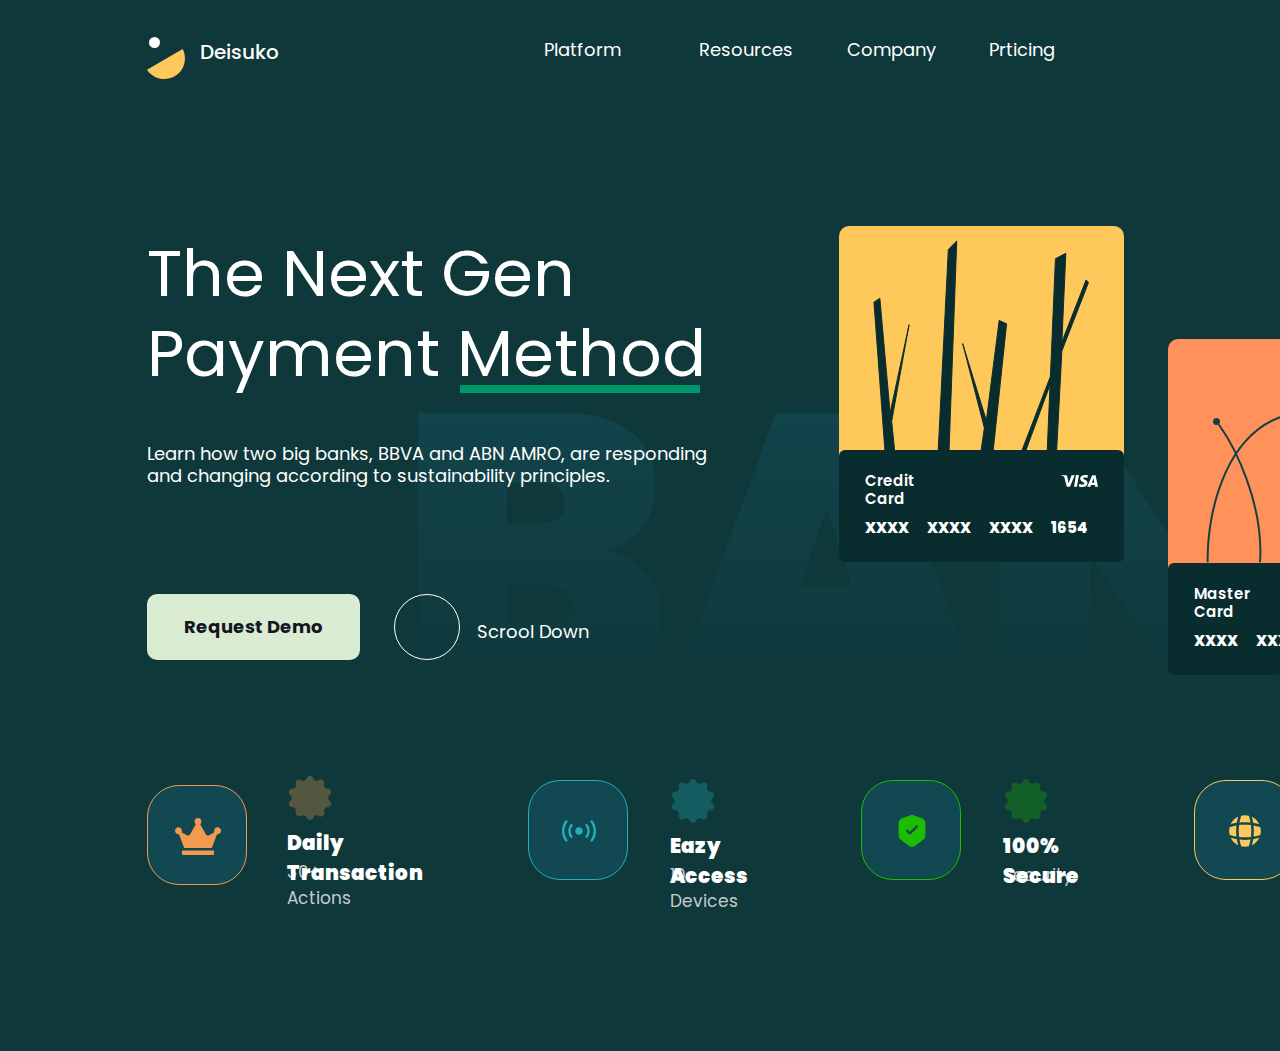
<file: index.html>
<!DOCTYPE html>
<html lang="pt-br">
<head>
    <meta charset="UTF-8">
    <meta http-equiv="X-UA-Compatible" content="IE=edge">
    <meta name="viewport" content="width=device-width, initial-scale=1.0">
    <link rel="stylesheet" href="estilos/style.css">
    <title>Finance Landing Page - página de financas </title>
</head>
<body>
    <header>
        <ul id="menu">
            <li id="platform">Platform</li>
            <li id="resources">Resources</li>
            <li id="company">Company</li>
            <li id="prticing"><a href="pageCartoes.html">Prticing</a></li>
        </ul>
        <img src="img/perfil.svg" alt="perfil" id="perfilUsuario">
        <div id="backgroundLinguagem">
                <img src="img/usa.svg" alt="bandeira" id="bandeiraLingua">
                <span id="linguagemUSA">USA</span>
        </div>
        <img src="img/bolinha.svg" alt="bolinha" id="bolinhaLogo">
        <img src="img/meiaLua.svg" alt="meiaLua" id="meiaLua">
        <span id="textoLogo">Deisuko</span>
    </header>
    <main>
        <span id="textoFundo">BANK</span>
        <h1 id="titulo">
            The Next Gen Payment Method
        </h1>
        <p id="informacoes">Learn how two big banks, BBVA and ABN AMRO, are responding and changing according to sustainability principles.</p>
            <button id="botaoRequest">Request Demo</button>
            <img src="img/Ellipse 1.svg" alt="cilindro" id="cilindro">
            <p id="scrool">Scrool Down</p>
        <img src="img/Line 1.svg" alt="linha" id="linhaVerde">
        <div id="card1">
            <img src="img/bambu1.svg" alt="bambu" id="bambu1">
            <img src="img/bambu2.svg" alt="bambu" id="bambu2">
        </div>
        <div id="card2">
            <img src="img/caboPlantas.svg" alt="caboPlantas" id="caboPlantas">
            <img src="img/bolinhaEscura.svg" alt="bolinhaEscura" id="bolinhaEscura">
            <img src="img/bolinhaEscura.svg" alt="bolinhaEscura" id="bolinhaEscura1">
            <img src="img/bolinhaEscura.svg" alt="bolinhaEscura" id="bolinhaEscura2">
            <img src="img/bolinhaEscura.svg" alt="bolinhaEscura" id="bolinhaEscura3">
            <img src="img/bolinhaEscura.svg" alt="bolinhaEscura" id="bolinhaEscura4">
        </div>
        <div id="bordaInfos">
            <p id="creditCard">Credit Card</p>
            <p id="numeroCartao">XXXX XXXX XXXX 1654</p>
            <img src="img/logoVisa.svg" alt="logoVisa" id="logoVisa">
        </div>
        <div id="bordaInfos2">
            <p id="creditCard1">Master Card</p>
            <p id="numeroCartao1">XXXX XXXX XXXX 4768</p>
            <img src="img/logoMaster.svg" alt="logoMaster" id="logoMaster">
        </div>
        <img src="img/listras.svg" alt="listras" id="listras">
    </main>
    <footer>
        <div id="caixa">
            <img src="img/coroa.svg" alt="coroa" id="coroa">
        </div>
        <p id="tituloCaixa">Daily Transaction</p>
        <p id="subtituloCaixa">30+ Actions</p>
        <img src="img/Star1.svg" alt="star1" id="star1">

        <div id="caixa1">
            <img src="img/radar.svg" alt="radar" id="radar">
        </div>
        <p id="tituloCaixa1">Eazy Access</p>
        <p id="subtituloCaixa1">10 Devices</p>
        <img src="img/Star2.svg" alt="star2" id="star2">

        <div id="caixa2">
            <img src="img/check.svg" alt="check" id="check">
        </div>
        <p id="tituloCaixa2">100% Secure</p>
        <p id="subtituloCaixa2">Security</p>
        <img src="img/Star3.svg" alt="Star3" id="star3">

        <div id="caixa3">
            <img src="img/global.svg" alt="global" id="global">
        </div>
        <p id="tituloCaixa3">31.3k Users</p>
        <p id="subtituloCaixa3">Top Service</p>
        <img src="img/Star4.svg" alt="Star4" id="Star4">
    </footer>
</body>
</html>
</file>
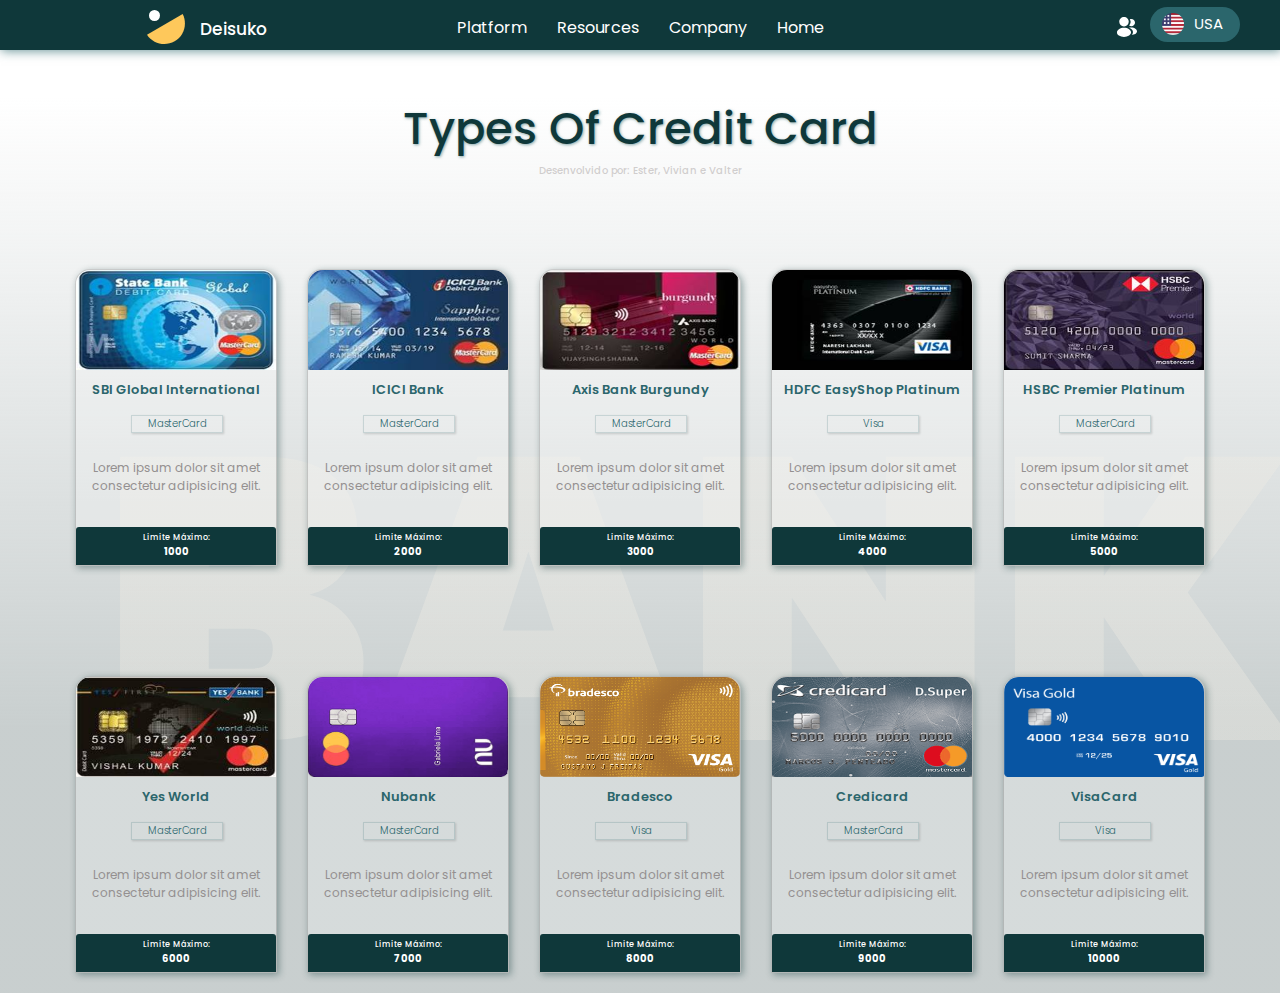
<file: pageCartoes.html>
<!DOCTYPE html>
<html lang="pt-br">
<head>
    <meta charset="UTF-8">
    <meta http-equiv="X-UA-Compatible" content="IE=edge">
    <meta name="viewport" content="width=device-width, initial-scale=1.0">
    <link rel="stylesheet" href="estilos/estilo.css">
    <title>Page Cartões de Crédito</title>
</head>
<body onload="carregarListaECartoes()">
    <header>
        <ul class="menu">
            <li id="platform">Platform</li>
            <li id="resources">Resources</li>
            <li id="company">Company</li>
            <li id="home"><a href="index.html">Home</a></li>
        </ul>
        <img src="img/perfil.svg" alt="perfil" id="perfilUsuario">
        <div id="backgroundLinguagem">
                <img src="img/usa.svg" alt="bandeira" id="bandeiraLingua">
                <span id="linguagemUSA">USA</span>
        </div>
        <img src="img/bolinha.svg" alt="bolinha" id="bolinhaLogo">
        <img src="img/meiaLua.svg" alt="meiaLua" id="meiaLua">
        <span id="textoLogo">Deisuko</span>
    </header>
    <main>
        <h1>Types Of Credit Card</h1>
        <h2>Desenvolvido por: Ester, Vivian e Valter</h2>
    </main>
    <div class="textoFundo">BANK</div>
    <div id="resultadoDoFiltro"></div>
    
    <script src="negocio/classes/Cartao.js"></script>
    <script src="negocio/classes/Lista.js"></script>

    <script src="negocio/objetos/cartoes.js"></script>
    <script src="negocio/objetos/listas.js"></script>

    <script src="controlador.js"></script>
</body>
</html>
</file>
<file: estilos/style.css>
@import url('https://fonts.googleapis.com/css2?family=Poppins:wght@100;200;300;400;500;600;700;800;900&display=swap');

*{
    margin: 0px;
    padding: 0px;
}

body{
    position: absolute;
    width: 1600px;
    height: 1051px;
    background: #0F383A;
}

#textoFundo{
    position: absolute;
    width: 1197px;
    height: 600px;
    left: 398px;
    top: 256px;

    font-family: 'Poppins';
    font-style: normal;
    font-weight: 900;
    font-size: 400px;
    line-height: 600px;


    background: linear-gradient(180deg, #124851 9.81%, #0F383A 73.33%);
    -webkit-background-clip: text;
    -webkit-text-fill-color: transparent;
    background-clip: text;
    /* text-fill-color: transparent; */
}

#titulo{
    position: absolute;
    width: 575px;
    height: 160px;
    left: 147px;
    top: 234px;
    font-family: 'Poppins';
    font-style: normal;
    font-weight: 400;
    font-size: 65px;
    line-height: 80px;
    /* or 123% */
    color: #FFFFFF;
}

#linhaVerde{
    position: absolute;
    width: 232px;
    height: 0;
    left: 460px;
    top: 385px;
    border: 4px solid #00966B;
}

#informacoes{
    position: absolute;
    width: 563px;
    height: 44px;
    left: 147px;
    top: 443px;
    font-family: 'Poppins';
    font-style: normal;
    font-weight: 400;
    font-size: 18px;
    line-height: 22px;
    color: #FFFFFF;
}

#grupo4{
    position: absolute;
    width: 440px;
    height: 514.47px;
    left: 147px;
    top: 120.53px;
}

#botaoRequest{
    position: absolute;
    font-family: 'Poppins';
    font-style: normal;
    font-weight: 700;
    font-size: 18px;
    line-height: 18px;
    width: 213px;
    height: 66px;
    left: 147px;
    top: 594px;
    background: #D9EBD1;
    border-radius: 10px;
    color: #131523;
    border-style: none;
    cursor: pointer;
}

#cilindro{
    box-sizing: border-box;
    position: absolute;
    width: 66px;
    height: 66px;
    left: 394px;
    top: 594px;
}

#scrool{
    position: absolute;
    width: 115px;
    height: 22px;
    left: 477px;
    top: 621px;
    font-family: 'Poppins';
    font-style: normal;
    font-weight: 400;
    font-size: 18px;
    line-height: 22px;
    color: #FFFFFF;
}

#menu{
    list-style: none;
    position: absolute;
    top: 39px;
    font-family: 'Poppins';
    font-style: normal;
    font-weight: 400;
}

#platform{
    position: absolute;
    width: 78px;
    height: 22px;
    left: 544px;
    font-size: 18px;
    line-height: 22px;
    color: #FFFFFF;
    cursor: pointer;
    transition: all 0.7s;
}

#platform:hover{
    transform: scale(1.2);
    text-shadow: 2px 2px 10px #2B666C;
}

#resources{
    position: absolute;
    width: 90px;
    height: 22px;
    left: 699px;
    font-size: 18px;
    line-height: 22px;
    color: #FFFFFF;
    cursor: pointer;
    transition: all 0.7s;    
}

#resources:hover{
    transform: scale(1.2);
    text-shadow: 2px 2px 10px #2B666C;
}

#prticing{
    position: absolute;
    width: 67px;
    height: 22px;
    left: 989px;
    font-size: 18px;
    line-height: 22px;
    color: #FFFFFF;
    transition: all 0.7s;
}

#prticing:hover{
    transform: scale(1.2);
    text-shadow: 2px 2px 10px #2B666C; 
}

#prticing a{
    color: #FFFFFF;
    text-decoration: none;
}

#company{
    position: absolute;
    width: 84px;
    height: 22px;
    left: 847px;
    font-size: 18px;
    line-height: 22px;
    color: #FFFFFF;
    cursor: pointer;
    transition: all 0.7s;
}

#company:hover{
    transform: scale(1.2);
    text-shadow: 2px 2px 10px #2B666C; 
}

#backgroundLinguagem{
    position: absolute;
    width: 107px;
    height: 49px;
    left: 1346px;
    top: 25px;
    background: #2B666C;
    border-radius: 24.5px;
}

#bandeiraLingua{
    position: absolute;
    width: 29px;
    height: 29px;
    left: 8px;
    top: 10px;
}

#linguagemUSA{
    position: absolute;
    width: 35px;
    height: 19px;
    left: 42px;
    top: 18px;
    font-family: 'Poppins';
    font-style: normal;
    font-weight: 400;
    font-size: 16px;
    line-height: 19px;
    color: #FFFFFF;
}

#meiaLua{
    position: absolute;
    width: 38px;
    height: 38px;
    left: 147px;
    top: 44.72px;
}

#textoLogo{
    position: absolute;
    width: 76px;
    height: 24px;
    top: 40px;
    left: 200px;
    font-family: 'Poppins';
    font-style: normal;
    font-weight: 500;
    font-size: 20px;
    line-height: 24px;
    color: #FFFFFF;
}

#bolinhaLogo{
    position: absolute;
    width: 11px;
    height: 11px;
    left: 149px;
    top: 37px;
}

#perfilUsuario{
    position: absolute;
    width: 24px;
    height: 24px;
    left: 1308px;
    top: 37px;
}

#card1{
    position: absolute;
    width: 285px;
    height: 336px;
    left: 839px;
    top: 226px;
    background: #FEC85B;
    border-radius: 10px;
}

#bordaInfos{
    position: absolute;
    width: 285px;
    height: 112px;
    left: 839px;
    top: 450px;
    background: #092C2E;
    border-radius: 6px;
}

#bambu1{
    position: absolute;
    width: 37px;
    height: 163px;
    left: 34px;
    top: 68px;
}

#bambu2{
    position: absolute;
    width: 152.5px;
    height: 217.5px;
    left: 98px;
    top: 13px;
}

#creditCard{
    position: absolute;
    width: 89px;
    height: 18px;
    left: 26px;
    top: 22px;
    font-family: 'Poppins';
    font-style: normal;
    font-weight: 600;
    font-size: 15px;
    line-height: 18px;
    color: #FFFFFF;
}

#numeroCartao{
    position: absolute;
    width: 230px;
    height: 18px;
    left: 26px;
    top: 68px;
    font-family: 'Poppins';
    font-style: normal;
    font-weight: 800;
    font-size: 15px;
    line-height: 20px;
    color: #FFFFFF;
    word-spacing: 15px;
}

#card2{
    position: absolute;
    width: 285px;
    height: 336px;
    left: 1168px;
    top: 339px;
    background: #FF925A;
    border-radius: 10px;
}

#bordaInfos2{
    position: absolute;
    width: 285px;
    height: 112px;
    left: 1168px;
    top: 563px;
    background: #092C2E;
    border-radius: 6px;
}

#logoVisa{
    position: absolute;
    left: 222px;
    right: 26px;
    top: 25px;
    bottom: 75px;
}

#caboPlantas{
    position: absolute;
    width: 217.18px;
    height: 204.5px;
    left: 37.67px;
    top: 20px;
}

#bolinhaEscura{
    position: absolute;
    width: 7px;
    height: 7px;
    left: 45px;
    top: 79px;
}

#bolinhaEscura1{
    position: absolute;
    width: 7px;
    height: 7px;
    left: 131px;
    top: 70px;
}

#bolinhaEscura2{
    position: absolute;
    width: 7px;
    height: 7px;
    left: 177px;
    top: 91px;
}

#bolinhaEscura3{
    position: absolute;
    width: 7px;
    height: 7px;
    left: 252px;
    top: 53px;
}

#bolinhaEscura4{
    position: absolute;
    width: 7px;
    height: 7px;
    left: 186px;
    top: 16px;
}

#creditCard1{
    position: absolute;
    width: 95px;
    height: 18px;
    left: 26px;
    top: 22px;
    font-family: 'Poppins';
    font-style: normal;
    font-weight: 600;
    font-size: 15px;
    line-height: 18px;
    color: #FFFFFF;
}

#numeroCartao1{
    position: absolute;
    width: 230px;
    height: 18px;
    left: 26px;
    top: 68px;
    font-family: 'Poppins';
    font-style: normal;
    font-weight: 800;
    font-size: 15px;
    line-height: 20px;
    color: #FFFFFF;
    word-spacing: 15px;
}

#logoMaster{
    position: absolute;
    left: 222px;
    right: 26px;
    top: 25px;
    bottom: 75px;
}

#listras{
    position: absolute;
    width: 85.27px;
    height: 52.13px;
    left: 1426px;
    top: 290px;
}

#caixa{
    box-sizing: border-box;
    position: absolute;
    width: 100px;
    height: 100px;
    left: 147px;
    top: 785px;
    background: #124851;
    border: 1px solid #F49A50;
    border-radius: 32px;
}

#coroa{
    position: absolute;
    width: 46px;
    height: 37px;
    left: 27px;
    top: 32px;
}

#star1{
    position: absolute;
    width: 46px;
    height: 46px;
    left: 287px;
    top: 775px;
}

#tituloCaixa{
    position: absolute;
    width: 187px;
    height: 30px;
    left: 287px;
    top: 828px;
    font-family: 'Poppins';
    font-style: normal;
    font-weight: 900;
    font-size: 20px;
    line-height: 30px;
    color: #FFFFFF;
}

#subtituloCaixa{
    position: absolute;
    width: 100px;
    height: 26px;
    left: 287px;
    top: 859px;
    font-family: 'Poppins';
    font-style: normal;
    font-weight: 400;
    font-size: 17px;
    line-height: 26px;
    color: rgba(255, 255, 255, 0.75);
}

#caixa1{
    box-sizing: border-box;
    position: absolute;
    width: 100px;
    height: 100px;
    left: 528px;
    top: 780px;
    background: #124851;
    border: 1px solid #1EB2BE;
    border-radius: 32px;
}

#radar{
    position: absolute;
    width: 38px;
    height: 38px;
    left: 31px;
    top: 31px;
}

#star2{
    position: absolute;
    width: 46px;
    height: 46px;
    left: 670px;
    top: 778px;
}

#tituloCaixa1{
    position: absolute;
    width: 128px;
    height: 30px;
    left: 670px;
    top: 831px;
    font-family: 'Poppins';
    font-style: normal;
    font-weight: 900;
    font-size: 20px;
    line-height: 30px;
    color: #FFFFFF;
}

#subtituloCaixa1{
    position: absolute;
    width: 87px;
    height: 26px;
    left: 670px;
    top: 862px;
    font-family: 'Poppins';
    font-style: normal;
    font-weight: 400;
    font-size: 17px;
    line-height: 26px;
    color: rgba(255, 255, 255, 0.75);
}

#caixa2{
    box-sizing: border-box;
    position: absolute;
    width: 100px;
    height: 100px;
    left: 861px;
    top: 780px;
    background: #124851;
    border: 1px solid #1CBD00;
    border-radius: 32px;
}

#check{
    position: absolute;
    width: 38px;
    height: 38px;
    left: 31px;
    top: 31px;    
}

#star3{
    position: absolute;
    width: 46px;
    height: 46px;
    left: 1003px;
    top: 778px;
}

#tituloCaixa2{
    position: absolute;
    width: 130px;
    height: 30px;
    left: 1003px;
    top: 831px;
    font-family: 'Poppins';
    font-style: normal;
    font-weight: 900;
    font-size: 20px;
    line-height: 30px;
    color: #FFFFFF;
}

#subtituloCaixa2{
    position: absolute;
    width: 79px;
    height: 26px;
    left: 1003px;
    top: 862px;
    font-family: 'Poppins';
    font-style: normal;
    font-weight: 400;
    font-size: 17px;
    line-height: 26px;
    color: rgba(255, 255, 255, 0.75);
}

#caixa3{
    box-sizing: border-box;
    position: absolute;
    width: 100px;
    height: 100px;
    left: 1194px;
    top: 780px;
    background: #124851;
    border: 1px solid #FEC85B;
    border-radius: 32px;
}

#global{
    position: absolute;
    width: 38px;
    height: 38px;
    left: 31px;
    top: 31px;
}

#Star4{
    position: absolute;
    width: 46px;
    height: 46px;
    left: 1336px;
    top: 778px;
}

#tituloCaixa3{
    position: absolute;
    width: 116px;
    height: 30px;
    left: 1336px;
    top: 831px;
    font-family: 'Poppins';
    font-style: normal;
    font-weight: 900;
    font-size: 20px;
    line-height: 30px;
    color: #FFFFFF;
}

#subtituloCaixa3{
    position: absolute;
    width: 98px;
    height: 26px;
    left: 1336px;
    top: 862px;
    font-family: 'Poppins';
    font-style: normal;
    font-weight: 400;
    font-size: 17px;
    line-height: 26px;
    color: rgba(255, 255, 255, 0.75);
}
</file>
<file: estilos/estilo.css>
@import url('https://fonts.googleapis.com/css2?family=Poppins:wght@100;200;300;400;500;600;700;800;900&display=swap');

*{
    margin: 0px;
    padding: 0px;
    font-family: 'Poppins', sans-serif;
}

body{
    background-color: #F2EEE5;
    background: linear-gradient(180deg, #ffffff 9.81%, #03202037 73.33%);
}

header{
    background-color: #0F383A;
    padding: 10px;
    box-shadow: 1px 1px 10px #2b666cb3;
}

.menu{
    list-style: none;
    display: flex;
    font-family: 'Poppins';
    font-style: normal;
    font-weight: 400;
    justify-content: center;
    gap: 30px;
    margin-top: 5px;
}

.menu li{
    transition: all 0.5s;
    color: #fff;
}

.menu li a{
    text-decoration: none;
    color: #fff;
}

#resources:hover{
    cursor: pointer;
    transform: scale(1.2);
    text-shadow: 2px 2px 10px #2B666C;
}

#platform:hover{
    cursor: pointer;
    transform: scale(1.2);
    text-shadow: 2px 2px 10px #2B666C;
}

#company:hover{
    cursor: pointer;
    transform: scale(1.2);
    text-shadow: 2px 2px 10px #2B666C; 
}

#home:hover{
    transform: scale(1.2);
    text-shadow: 2px 2px 10px #2B666C; 
}

.textoFundo{
    position: absolute;
    width: 1197px;
    height: 600px;
    left: 100px;
    top: 300px;

    font-family: 'Poppins';
    font-style: normal;
    font-weight: 900;
    font-size: 400px;
    line-height: 600px;


    background: linear-gradient(180deg, #f2eee555 9.81%, #f2eee554 73.33%);
    -webkit-background-clip: text;
    -webkit-text-fill-color: transparent;
    background-clip: text;
    z-index: -1;
}

#backgroundLinguagem{
    position: absolute;
    width: 90px;
    height: 35px;
    left: 1150px;
    top: 7px;
    background: #2B666C;
    border-radius: 24.5px;
}

#bandeiraLingua{
    position: absolute;
    width: 22px;
    height: 22px;
    left: 12px;
    top: 6px;
}

#linguagemUSA{
    position: absolute;
    width: 35px;
    height: 19px;
    left: 44px;
    top: 7px;
    font-family: 'Poppins';
    font-style: normal;
    font-weight: 400;
    font-size: 15px;
    line-height: 19px;
    color: #FFFFFF;
}

#perfilUsuario{
    position: absolute;
    width: 24px;
    height: 24px;
    left: 1115px;
    top: 15px;
}

#meiaLua{
    position: absolute;
    width: 38px;
    height: 38px;
    left: 147px;
    top: 10px;
}

#textoLogo{
    position: absolute;
    width: 76px;
    height: 24px;
    top: 17px;
    left: 200px;
    font-family: 'Poppins';
    font-style: normal;
    font-weight: 500;
    font-size: 17px;
    line-height: 24px;
    color: #FFFFFF;
}

#bolinhaLogo{
    position: absolute;
    width: 11px;
    height: 11px;
    left: 149px;
    top: 10px;
}

main h1{
    color: #0F383A;
    text-shadow: 1px 1px 3px #2b666c8e;
    text-align: center;
    margin-top: 45px;
    font-weight: 500;
    font-size: 45px;
}

main h2{
    color: rgba(168, 162, 162, 0.51);
    text-align: center;
    font-weight: 500;
    font-size: 10px;
}

.card{
    display: flex;
    border: 1px solid rgba(89, 89, 89, 0.274);
    margin-bottom: 20px;
    flex-wrap: wrap;
    width: 200px;
    height: 295px;
    border-radius: 15px 15px 0px 0px;
    background-color: rgba(255, 255, 255, 0.249);
    box-shadow: 2px 2px 7px 0px #0f383a67;
}

.info{
    text-align: center;
    flex-direction: column;
    width: 300px;
}

.imagemCartao{
    display: flex;
    width: 80vh;
    height: 100px;
    align-items: center;
    justify-content: center;
    border-radius: 15px 15px 0px 0px;
}

.container{
    display: flex;
    justify-content: center;
    align-items: center;
    /* flex-direction: column; */
    gap: 30px;
    margin-top: 10vh;
} 

.bandeira{
    border: 1px solid #2b666c2f;
    width: 90px;
    box-shadow: 0.5px 0.5px 2px rgba(89, 89, 89, 0.251);
    margin-left: 55px;
    margin-bottom: 10px;
    font-weight: 300;
    font-size: 10px;
    color: #2B666C;
    transition: all 0.5s;
}

.bandeira:hover{
    background-color: #0F383A;
    color: #fff;
    box-shadow: 2px 2px 5px #2b666c7a;
}

.valorMin{
    color: #fff;
    width: 190px;
    text-align: center;
    background-color: #0F383A;
    margin-top: 32px;
    border-radius: 3px 3px 0px 0px;
    font-weight: 700;
    font-size: 10px;
    padding: 5px;
}

.infoValor{
    font-weight: 500;
    font-size: 8px;
}

.nome{
    color: #2B666C;
    font-weight: 600;
    font-size: 13px;
    padding-top: 10px;
    padding-bottom: 15px;
}

.descricao{
    font-size: 12px;
    font-weight: 400;
    padding: 0.5px;
    margin-top: 25px;
    color:  rgb(148, 144, 144);
}
</file>
